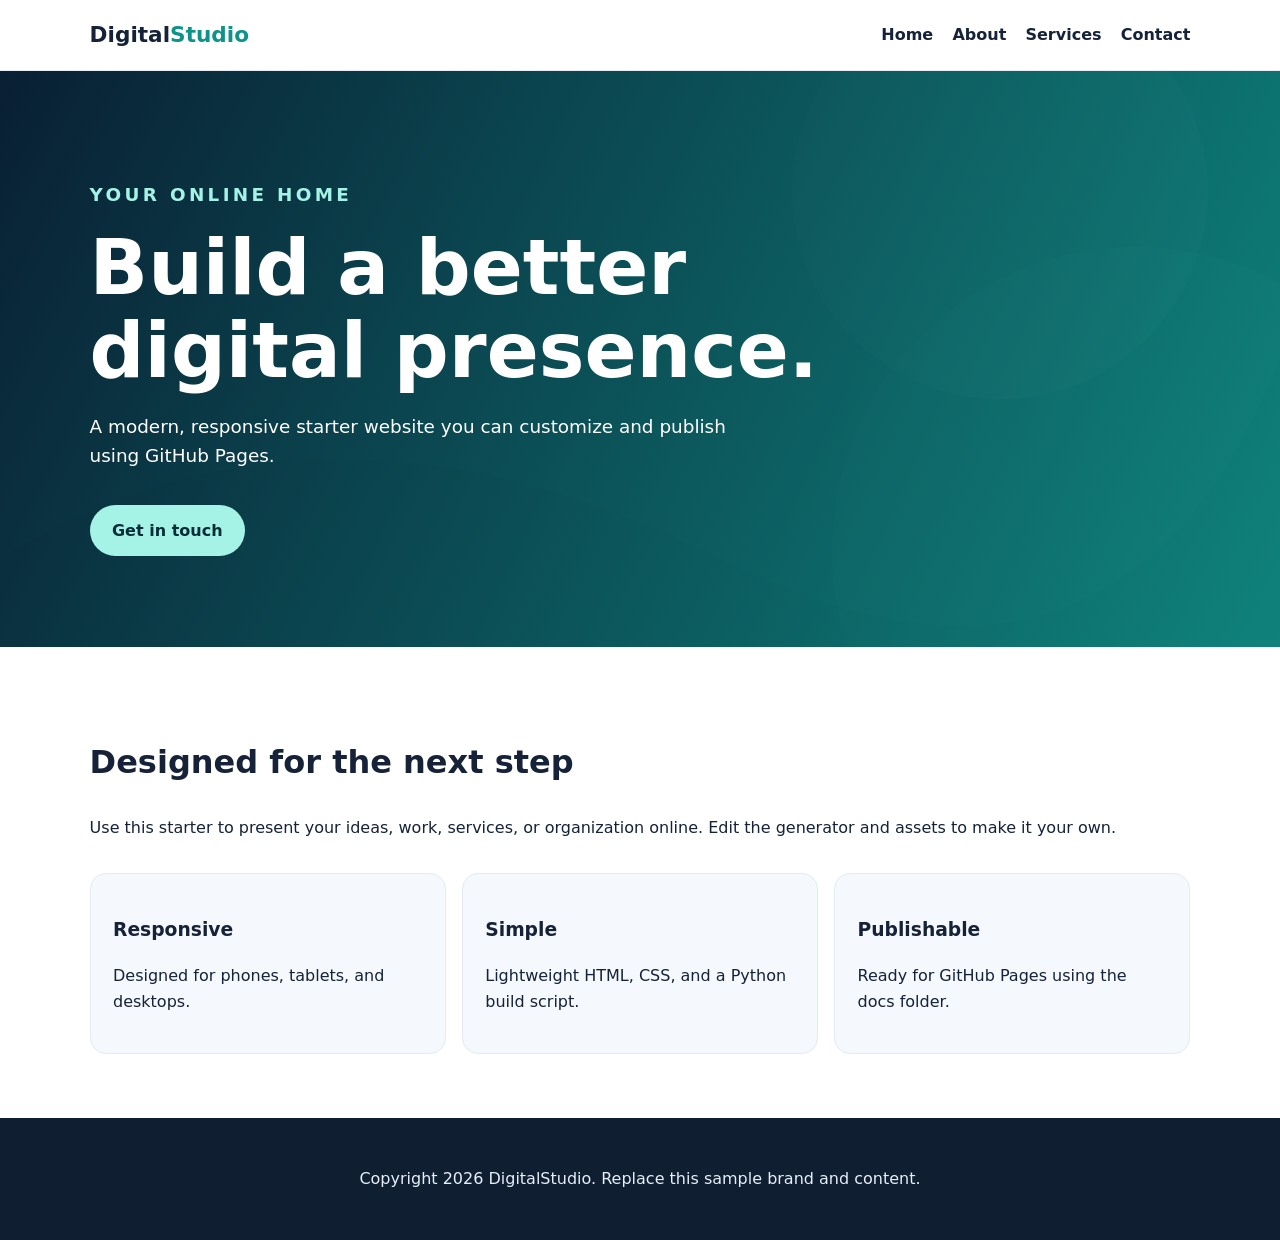
<file: docs/index.html>
<!DOCTYPE html>
<html lang="en"><head>
<meta charset="UTF-8"><meta name="viewport" content="width=device-width, initial-scale=1">
<title>Home | DigitalStudio</title>
<meta name="description" content="A modern, responsive starter website you can customize and publish using GitHub Pages.">
<link rel="stylesheet" href="css/style.css">
</head><body>
<header class="site-header"><a class="brand" href="index.html">Digital<span>Studio</span></a>
<nav aria-label="Main navigation"><a href="index.html">Home</a>
<a href="about/index.html">About</a>
<a href="services/index.html">Services</a>
<a href="contact/index.html">Contact</a></nav></header>
<main><section class="hero"><div class="hero-content"><p class="eyebrow">YOUR ONLINE HOME</p>
<h1>Build a better digital presence.</h1><p>A modern, responsive starter website you can customize and publish using GitHub Pages.</p>
<a class="button" href="contact/index.html">Get in touch</a></div></section>
<section class="section"><h2>Designed for the next step</h2>
<p>Use this starter to present your ideas, work, services, or organization online. Edit the generator and assets to make it your own.</p>
<div class="cards"><article class="card"><h3>Responsive</h3><p>Designed for phones, tablets, and desktops.</p></article>
<article class="card"><h3>Simple</h3><p>Lightweight HTML, CSS, and a Python build script.</p></article>
<article class="card"><h3>Publishable</h3><p>Ready for GitHub Pages using the docs folder.</p></article></div></section></main>
<footer><p>Copyright 2026 DigitalStudio. Replace this sample brand and content.</p></footer>
<script src="js/script.js"></script></body></html>
</file>
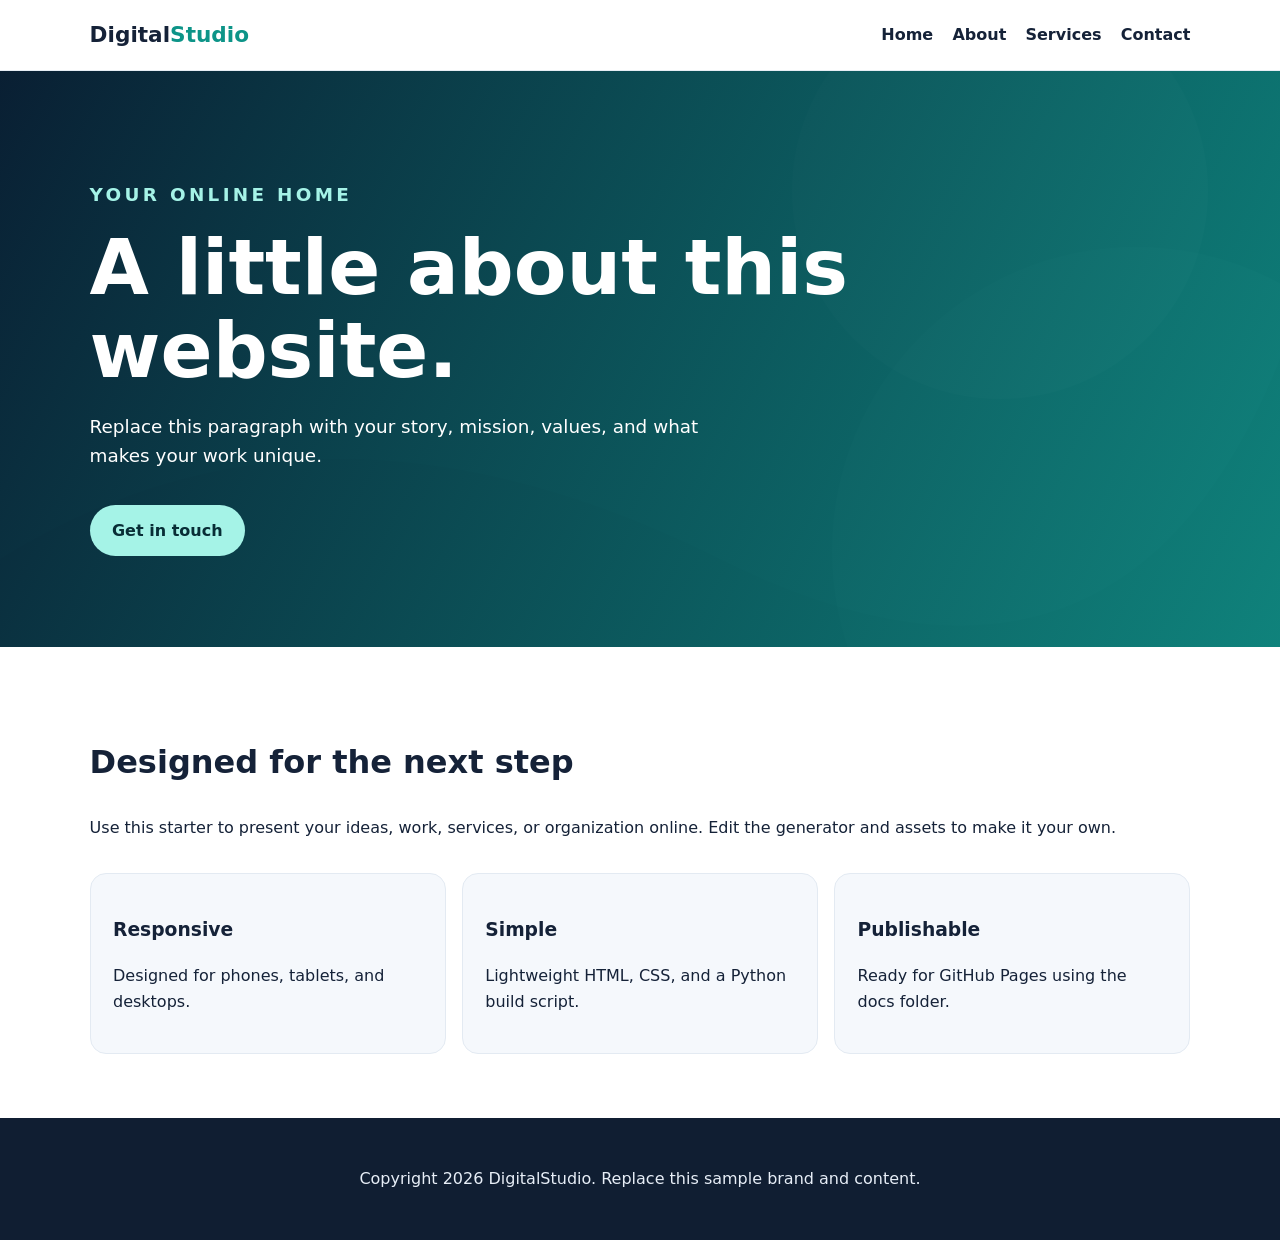
<file: docs/about/index.html>
<!DOCTYPE html>
<html lang="en"><head>
<meta charset="UTF-8"><meta name="viewport" content="width=device-width, initial-scale=1">
<title>About | DigitalStudio</title>
<meta name="description" content="Replace this paragraph with your story, mission, values, and what makes your work unique.">
<link rel="stylesheet" href="../css/style.css">
</head><body>
<header class="site-header"><a class="brand" href="../index.html">Digital<span>Studio</span></a>
<nav aria-label="Main navigation"><a href="../index.html">Home</a>
<a href="../about/index.html">About</a>
<a href="../services/index.html">Services</a>
<a href="../contact/index.html">Contact</a></nav></header>
<main><section class="hero"><div class="hero-content"><p class="eyebrow">YOUR ONLINE HOME</p>
<h1>A little about this website.</h1><p>Replace this paragraph with your story, mission, values, and what makes your work unique.</p>
<a class="button" href="../contact/index.html">Get in touch</a></div></section>
<section class="section"><h2>Designed for the next step</h2>
<p>Use this starter to present your ideas, work, services, or organization online. Edit the generator and assets to make it your own.</p>
<div class="cards"><article class="card"><h3>Responsive</h3><p>Designed for phones, tablets, and desktops.</p></article>
<article class="card"><h3>Simple</h3><p>Lightweight HTML, CSS, and a Python build script.</p></article>
<article class="card"><h3>Publishable</h3><p>Ready for GitHub Pages using the docs folder.</p></article></div></section></main>
<footer><p>Copyright 2026 DigitalStudio. Replace this sample brand and content.</p></footer>
<script src="../js/script.js"></script></body></html>
</file>
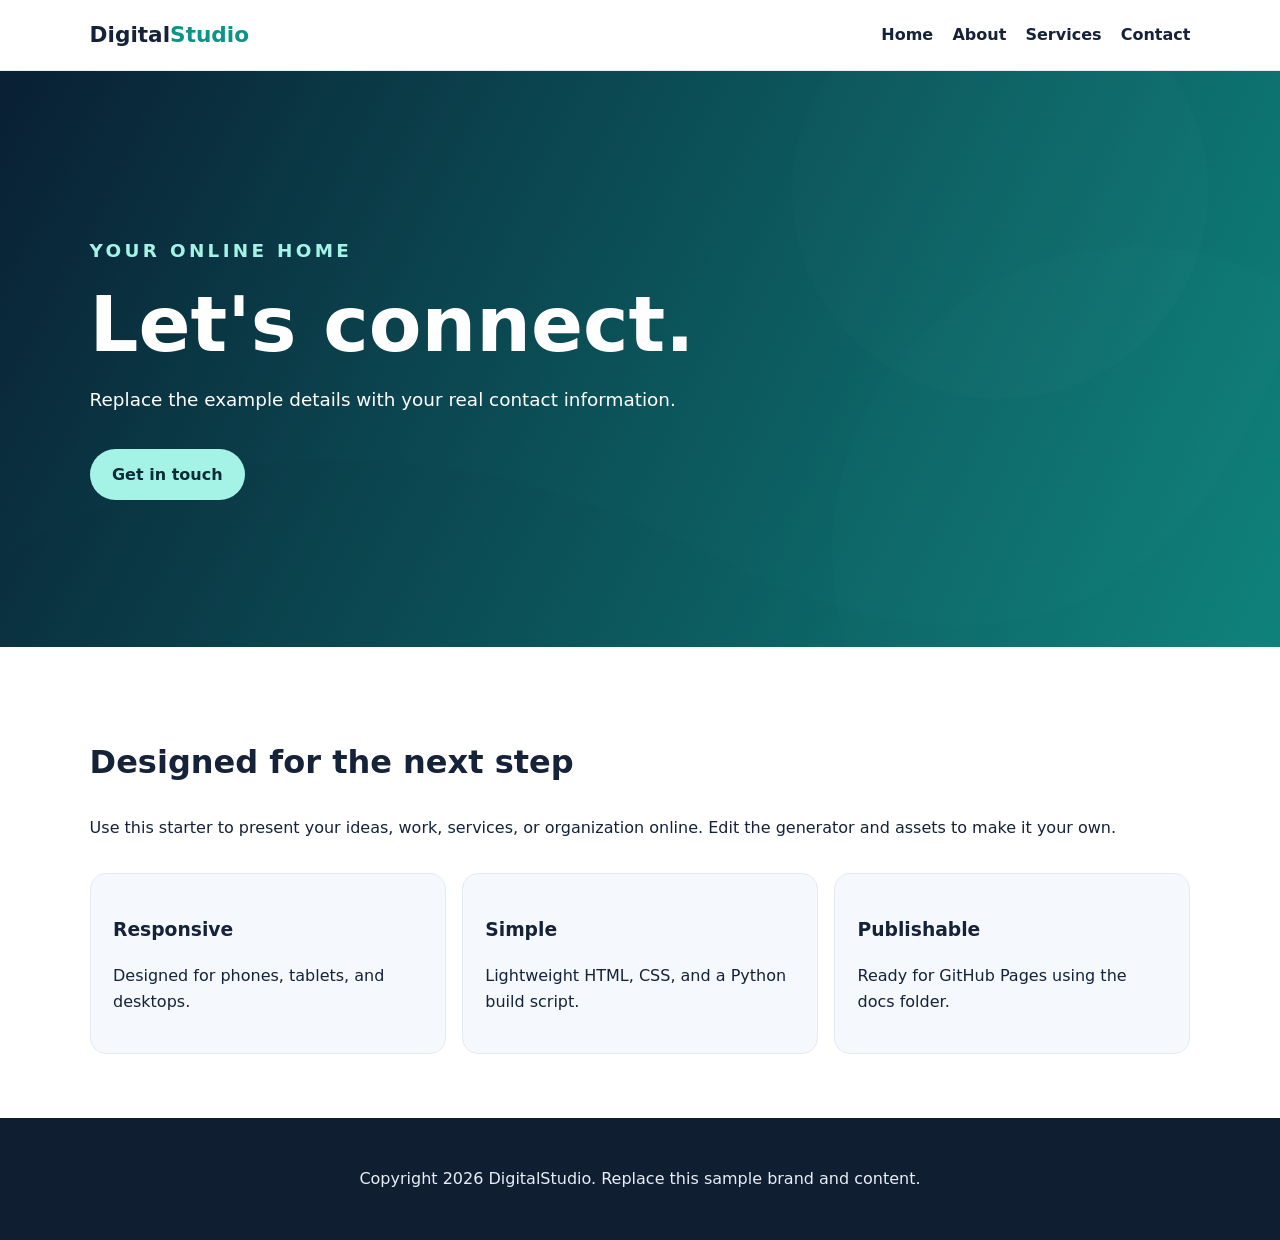
<file: docs/contact/index.html>
<!DOCTYPE html>
<html lang="en"><head>
<meta charset="UTF-8"><meta name="viewport" content="width=device-width, initial-scale=1">
<title>Contact | DigitalStudio</title>
<meta name="description" content="Replace the example details with your real contact information.">
<link rel="stylesheet" href="../css/style.css">
</head><body>
<header class="site-header"><a class="brand" href="../index.html">Digital<span>Studio</span></a>
<nav aria-label="Main navigation"><a href="../index.html">Home</a>
<a href="../about/index.html">About</a>
<a href="../services/index.html">Services</a>
<a href="../contact/index.html">Contact</a></nav></header>
<main><section class="hero"><div class="hero-content"><p class="eyebrow">YOUR ONLINE HOME</p>
<h1>Let's connect.</h1><p>Replace the example details with your real contact information.</p>
<a class="button" href="../contact/index.html">Get in touch</a></div></section>
<section class="section"><h2>Designed for the next step</h2>
<p>Use this starter to present your ideas, work, services, or organization online. Edit the generator and assets to make it your own.</p>
<div class="cards"><article class="card"><h3>Responsive</h3><p>Designed for phones, tablets, and desktops.</p></article>
<article class="card"><h3>Simple</h3><p>Lightweight HTML, CSS, and a Python build script.</p></article>
<article class="card"><h3>Publishable</h3><p>Ready for GitHub Pages using the docs folder.</p></article></div></section></main>
<footer><p>Copyright 2026 DigitalStudio. Replace this sample brand and content.</p></footer>
<script src="../js/script.js"></script></body></html>
</file>
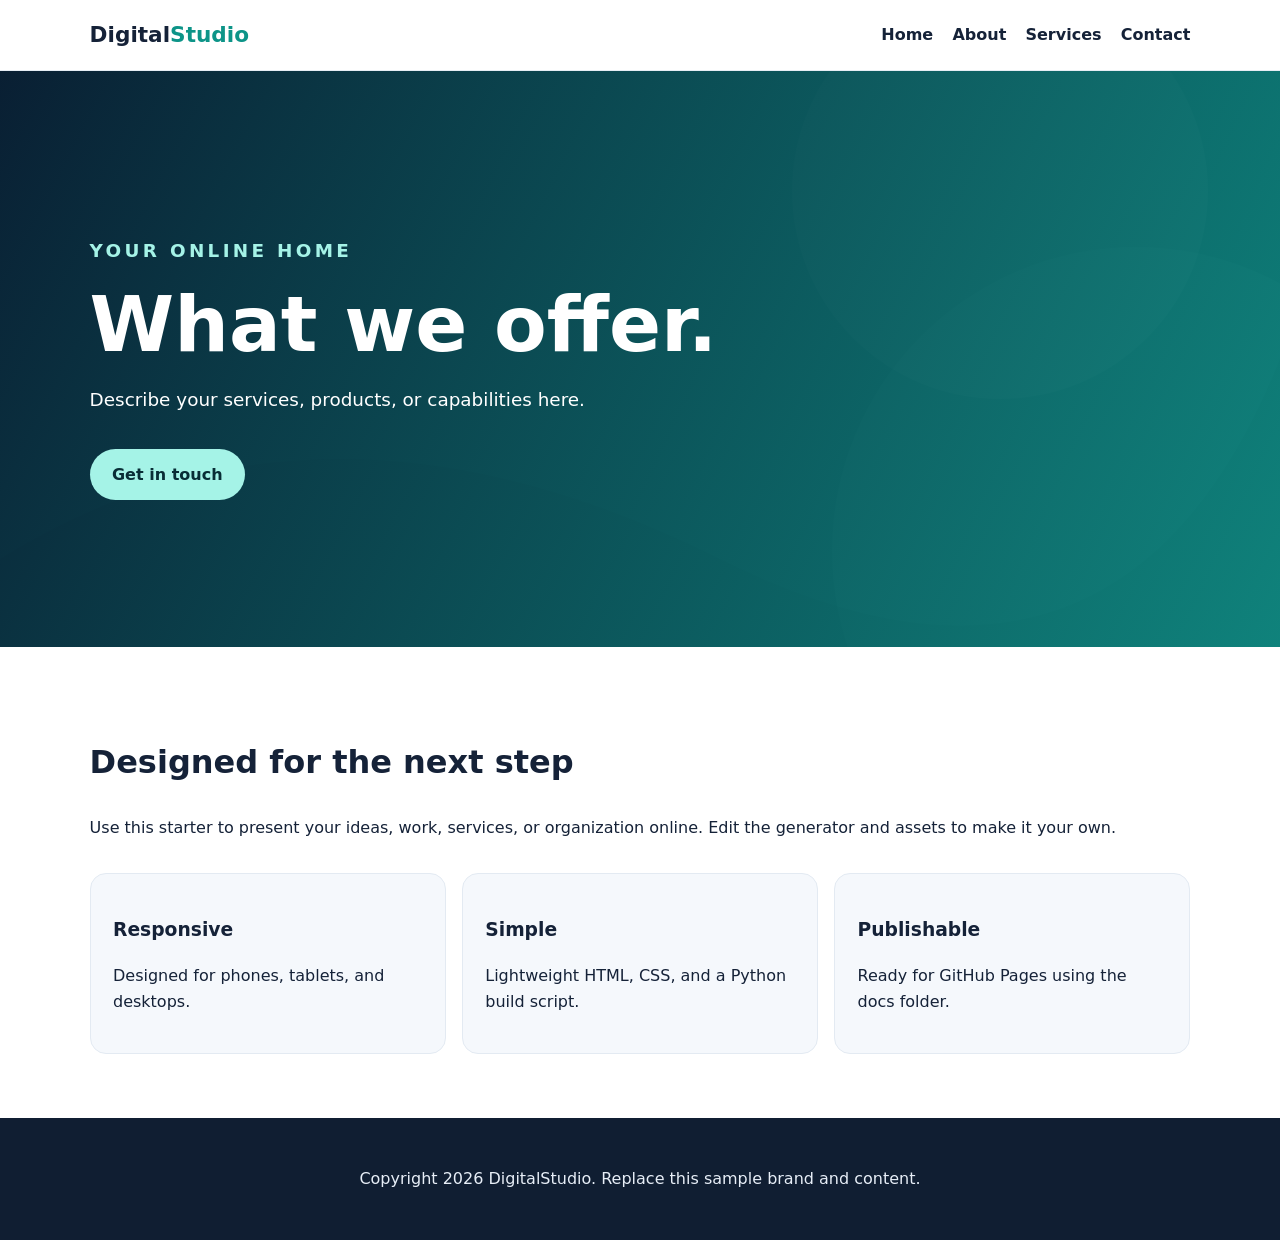
<file: docs/services/index.html>
<!DOCTYPE html>
<html lang="en"><head>
<meta charset="UTF-8"><meta name="viewport" content="width=device-width, initial-scale=1">
<title>Services | DigitalStudio</title>
<meta name="description" content="Describe your services, products, or capabilities here.">
<link rel="stylesheet" href="../css/style.css">
</head><body>
<header class="site-header"><a class="brand" href="../index.html">Digital<span>Studio</span></a>
<nav aria-label="Main navigation"><a href="../index.html">Home</a>
<a href="../about/index.html">About</a>
<a href="../services/index.html">Services</a>
<a href="../contact/index.html">Contact</a></nav></header>
<main><section class="hero"><div class="hero-content"><p class="eyebrow">YOUR ONLINE HOME</p>
<h1>What we offer.</h1><p>Describe your services, products, or capabilities here.</p>
<a class="button" href="../contact/index.html">Get in touch</a></div></section>
<section class="section"><h2>Designed for the next step</h2>
<p>Use this starter to present your ideas, work, services, or organization online. Edit the generator and assets to make it your own.</p>
<div class="cards"><article class="card"><h3>Responsive</h3><p>Designed for phones, tablets, and desktops.</p></article>
<article class="card"><h3>Simple</h3><p>Lightweight HTML, CSS, and a Python build script.</p></article>
<article class="card"><h3>Publishable</h3><p>Ready for GitHub Pages using the docs folder.</p></article></div></section></main>
<footer><p>Copyright 2026 DigitalStudio. Replace this sample brand and content.</p></footer>
<script src="../js/script.js"></script></body></html>
</file>
<file: docs/css/style.css>
*{box-sizing:border-box} :root{--ink:#152238;--accent:#0d9488;--paper:#f5f8fc}
body{margin:0;font-family:system-ui,-apple-system,Segoe UI,sans-serif;color:var(--ink);line-height:1.6}
.site-header{display:flex;align-items:center;justify-content:space-between;gap:1.5rem;padding:1.1rem 7%;border-bottom:1px solid #e6edf4;flex-wrap:wrap}
.brand{font-size:1.35rem;font-weight:800;text-decoration:none;color:var(--ink)}.brand span{color:var(--accent)}
nav{display:flex;gap:1.2rem;flex-wrap:wrap}nav a{text-decoration:none;color:var(--ink);font-weight:600}nav a:hover{color:var(--accent)}
.hero{min-height:64vh;display:flex;align-items:center;padding:5rem 7%;background:linear-gradient(120deg,rgba(9,24,46,.94),rgba(13,148,136,.82)),url('../images/hero.svg') center/cover;color:white}
.hero-content{max-width:760px}.eyebrow{letter-spacing:.18em;font-weight:700;color:#a5f3e7}h1{font-size:clamp(2.5rem,6vw,4.8rem);line-height:1.08;margin:.5rem 0 1rem}.hero p{font-size:1.15rem;max-width:650px}
.button{display:inline-block;margin-top:1rem;padding:.8rem 1.4rem;border-radius:999px;background:#a5f3e7;color:#082d36;text-decoration:none;font-weight:800}
.section{padding:4rem 7%}.section h2{font-size:2rem}.cards{display:grid;grid-template-columns:repeat(auto-fit,minmax(220px,1fr));gap:1rem;margin-top:2rem}
.card{border:1px solid #e3eaf2;background:var(--paper);border-radius:1rem;padding:1.4rem}footer{text-align:center;padding:2rem;background:#101e32;color:#e7eef7}
@media(max-width:600px){.site-header{align-items:flex-start;flex-direction:column}nav{gap:.75rem}.hero{min-height:55vh;padding:3rem 7%}}
</file>
